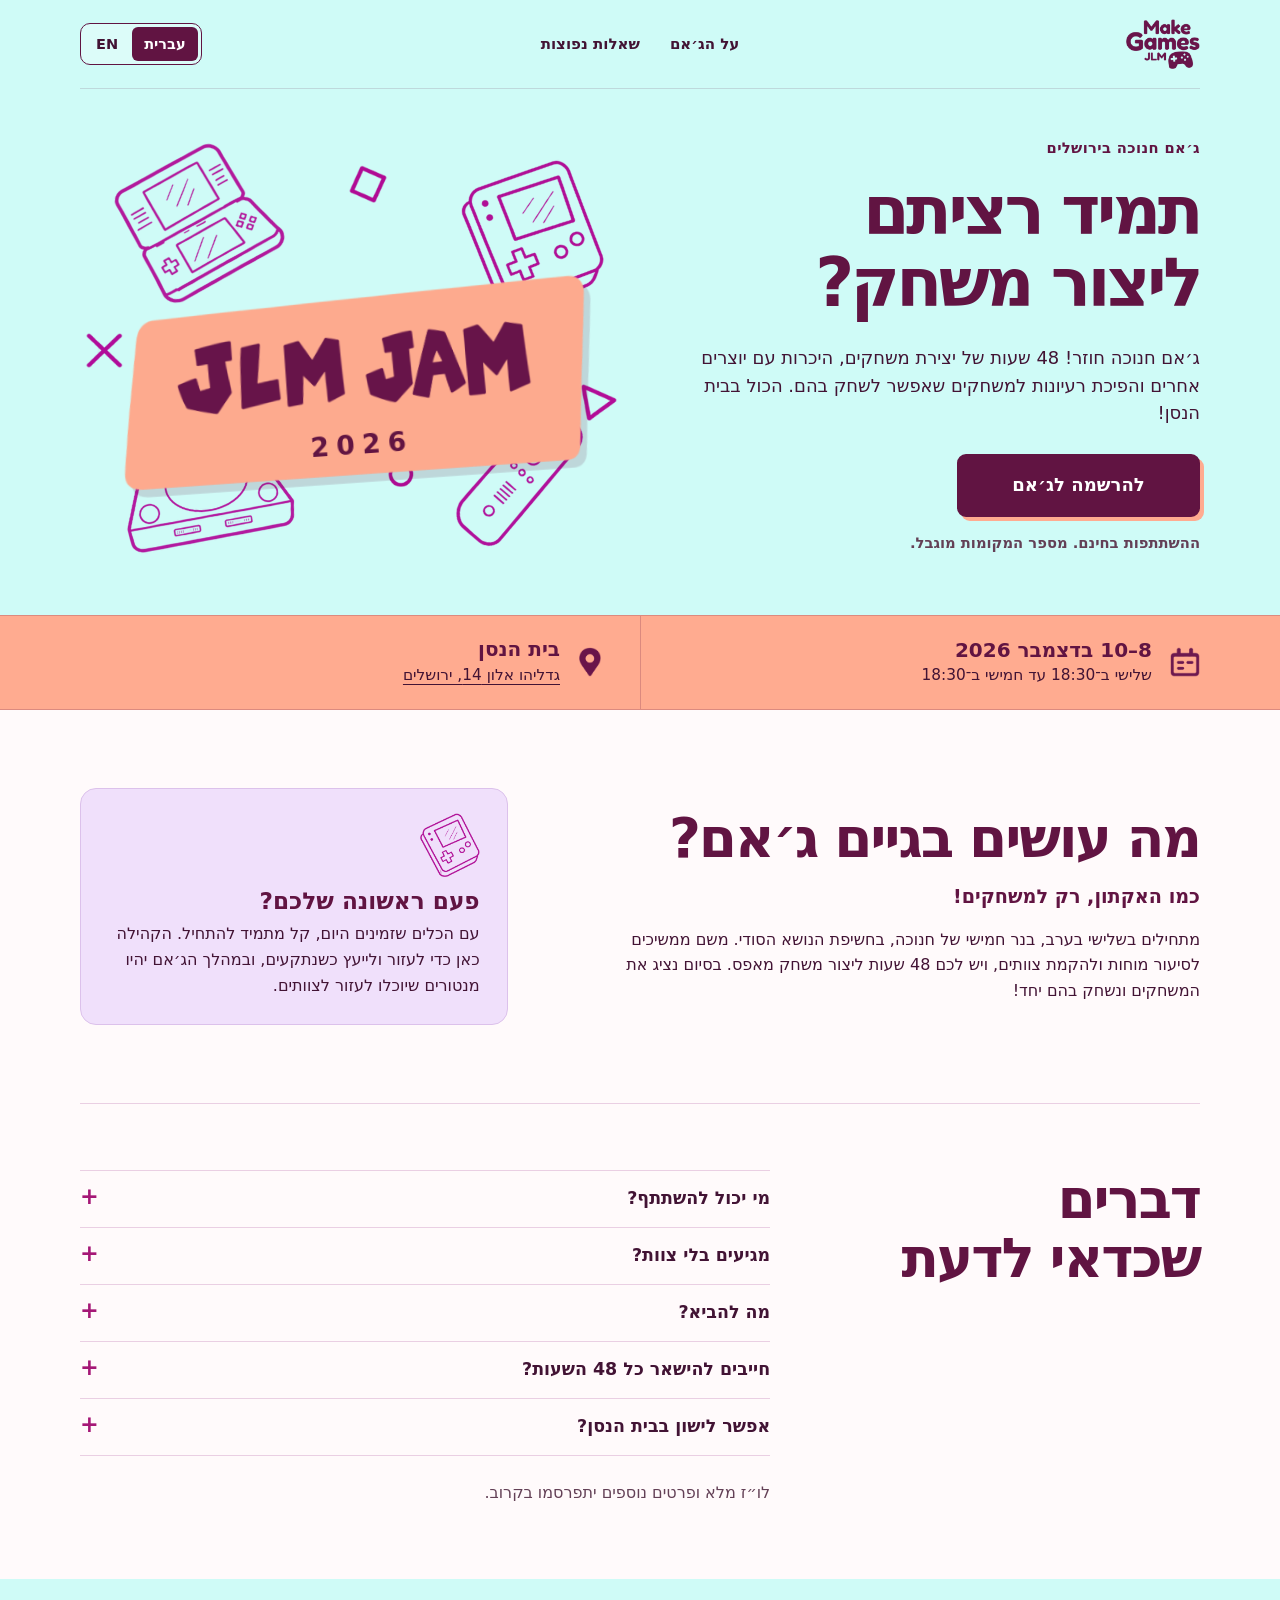
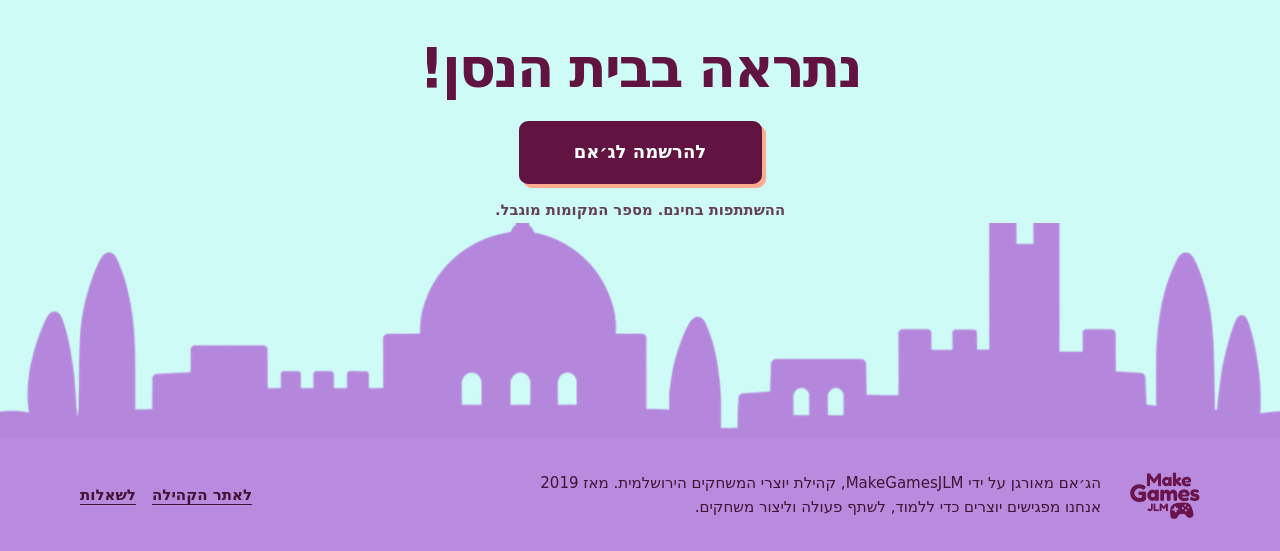
<file: docs/index.html>
<!doctype html>
<html lang="he" dir="rtl">
<head>
  <meta charset="utf-8">
  <meta name="viewport" content="width=device-width, initial-scale=1">
  <meta name="theme-color" content="#cffbf7">
  <meta name="description" content="48 שעות ליצירת משחקים בבית הנסן, 8–10 בדצמבר 2026. ההשתתפות בחינם ומספר המקומות מוגבל.">
  <meta property="og:type" content="website">
  <meta property="og:title" content="JLM JAM 2026 | ג׳אם חנוכה בירושלים">
  <meta property="og:description" content="48 שעות ליצירת משחקים בבית הנסן, 8–10 בדצמבר 2026. ההשתתפות בחינם ומספר המקומות מוגבל.">
  <link rel="alternate" hreflang="he" href="./">
  <link rel="alternate" hreflang="en" href="./en/">
  <link rel="icon" href="./assets/cross.webp" type="image/webp">
  <link rel="stylesheet" href="./style.css">
  <title>JLM JAM 2026 | ג׳אם חנוכה בירושלים</title>
</head>
<body>
  <a href="#main" class="skip">דילוג לתוכן</a>
  <div class="hero-shell">
    <header class="header wrap">
      <a class="brand" href="https://makegamesjlm.com/" aria-label="MakeGamesJLM">
        <img src="./assets/makegamesjlm.webp" alt="MakeGamesJLM" width="74" height="50">
      </a>
      <nav class="header-nav">
        <a href="#about">על הג׳אם</a>
        <a href="#faq">שאלות נפוצות</a>
      </nav>
      <nav class="language" aria-label="שפה" dir="ltr">
        <a href="./en/" lang="en" hreflang="en" >EN</a>
        <a href="./" lang="he" hreflang="he" aria-current="page">עברית</a>
      </nav>
    </header>

  </div>

  <main id="main">
    <section class="hero-shell">
      <div class="wrap hero">
        <div class="hero-copy">
          <p class="eyebrow">ג׳אם חנוכה בירושלים</p>
          <h1>תמיד רציתם ליצור משחק?</h1>
          <p class="intro">ג׳אם חנוכה חוזר! 48 שעות של יצירת משחקים, היכרות עם יוצרים אחרים והפיכת רעיונות למשחקים שאפשר לשחק בהם. הכול בבית הנסן!</p>
          <a class="cta" href="https://forms.gle/fbEMRiPKKkjxS4aTA">להרשמה לג׳אם</a>
          <p class="cost">ההשתתפות בחינם. מספר המקומות מוגבל.</p>
        </div>
        <div class="hero-art" lang="en" dir="ltr" role="img" aria-label="JLM JAM 2026">
          <img class="sprite handheld" src="./assets/handheld.webp" alt="">
          <img class="sprite clamshell" src="./assets/clamshell.webp" alt="">
          <img class="sprite disc" src="./assets/disc.webp" alt="">
          <img class="sprite remote" src="./assets/remote.webp" alt="">
          <img class="sprite square" src="./assets/square.webp" alt="">
          <img class="sprite circle" src="./assets/circle.webp" alt="">
          <img class="sprite triangle" src="./assets/triangle.webp" alt="">
          <img class="sprite cross" src="./assets/cross.webp" alt="">
          <div class="wordmark">
            <img class="panel" src="./assets/title-panel.webp" alt="">
            <div class="letters">
              <img class="letter-j" src="./assets/title-j.webp" alt="">
              <img class="letter-l" src="./assets/title-l.webp" alt="">
              <img class="letter-m" src="./assets/title-m.webp" alt="">
              <img class="letter-jam" src="./assets/title-jam.webp" alt="">
            </div>
            <span class="year">2026</span>
          </div>
        </div>
      </div>
    </section>

    <aside class="event-strip">
      <div class="event-grid wrap">
        <div class="event">
          <img src="./assets/calendar.webp" alt="" width="30" height="30">
          <div><strong>8–10 בדצמבר 2026</strong><span>שלישי ב־18:30 עד חמישי ב־18:30</span></div>
        </div>
        <div class="event">
          <img src="./assets/pin.webp" alt="" width="24" height="30">
          <div><strong>בית הנסן</strong><a href="https://www.google.com/maps/search/?api=1&amp;query=Hansen+House+14+Gedalyahu+Alon+Jerusalem">גדליהו אלון 14, ירושלים</a></div>
        </div>
      </div>
    </aside>

    <div class="wrap details-wrap">
      <section class="about" id="about">
        <div class="about-copy">
          <h2>מה עושים בגיים ג׳אם?</h2>
          <p class="lead">כמו האקתון, רק למשחקים!</p>
          <p>מתחילים בשלישי בערב, בנר חמישי של חנוכה, בחשיפת הנושא הסודי. משם ממשיכים לסיעור מוחות ולהקמת צוותים, ויש לכם 48 שעות ליצור משחק מאפס. בסיום נציג את המשחקים ונשחק בהם יחד!</p>
        </div>
        <div class="first">
          <img src="./assets/handheld.webp" alt="" width="60" height="64" loading="lazy">
          <h3>פעם ראשונה שלכם?</h3>
          <p>עם הכלים שזמינים היום, קל מתמיד להתחיל. הקהילה כאן כדי לעזור ולייעץ כשנתקעים, ובמהלך הג׳אם יהיו מנטורים שיוכלו לעזור לצוותים.</p>
        </div>
      </section>

      <section class="faq" id="faq">
        <h2>דברים שכדאי לדעת</h2>
        <div class="questions"><details><summary>מי יכול להשתתף?</summary><p>מתכנתים, מעצבים, כותבים, מוזיקאים וכל מי שסקרן להתנסות ביצירת משחקים. מתחילים ומנוסים כאחד, כולם מוזמנים!</p></details>
<details><summary>מגיעים בלי צוות?</summary><p>בתחילת הג׳אם נקדיש זמן להיכרות ולהקמת צוותים. אפשר להגיע גם עם צוות משלכם.</p></details>
<details><summary>מה להביא?</summary><p>מחשב נייד, מטען וכל ציוד שתרצו לעבוד איתו. מומלץ להתקין ולעדכן תוכנות מראש.</p></details>
<details><summary>חייבים להישאר כל 48 השעות?</summary><p>אפשר לקחת הפסקות ולצאת לנוח. כדאי להיות איתנו בפתיחה ובהצגת המשחקים בסיום.</p></details>
<details><summary>אפשר לישון בבית הנסן?</summary><p>כן! יהיה אזור חשוך שמיועד לשינה, עם פופים. מומלץ להביא שק שינה.</p></details></div>
        <p class="schedule">לו״ז מלא ופרטים נוספים יתפרסמו בקרוב.</p>
      </section>
    </div>

  </main>

  <footer>
    <div class="closing">
      <div class="wrap closing-inner">
        <h2>נתראה בבית הנסן!</h2>
        <a class="cta" href="https://forms.gle/fbEMRiPKKkjxS4aTA">להרשמה לג׳אם</a>
        <p class="cost">ההשתתפות בחינם. מספר המקומות מוגבל.</p>
      </div>
      <img class="skyline" src="./assets/skyline.webp" alt="" loading="lazy">
    </div>
    <div class="footer-info">
      <div class="wrap footer-grid">
        <img src="./assets/makegamesjlm.webp" alt="MakeGamesJLM" width="70" height="47" loading="lazy">
        <p>הג׳אם מאורגן על ידי MakeGamesJLM, קהילת יוצרי המשחקים הירושלמית. מאז 2019 אנחנו מפגישים יוצרים כדי ללמוד, לשתף פעולה וליצור משחקים.</p>
        <div class="footer-links">
          <a href="https://makegamesjlm.com/">לאתר הקהילה</a>
          <a href="mailto:makegamesjlm@gmail.com">לשאלות</a>
        </div>
      </div>
    </div>
  </footer>
</body>
</html>
</file>
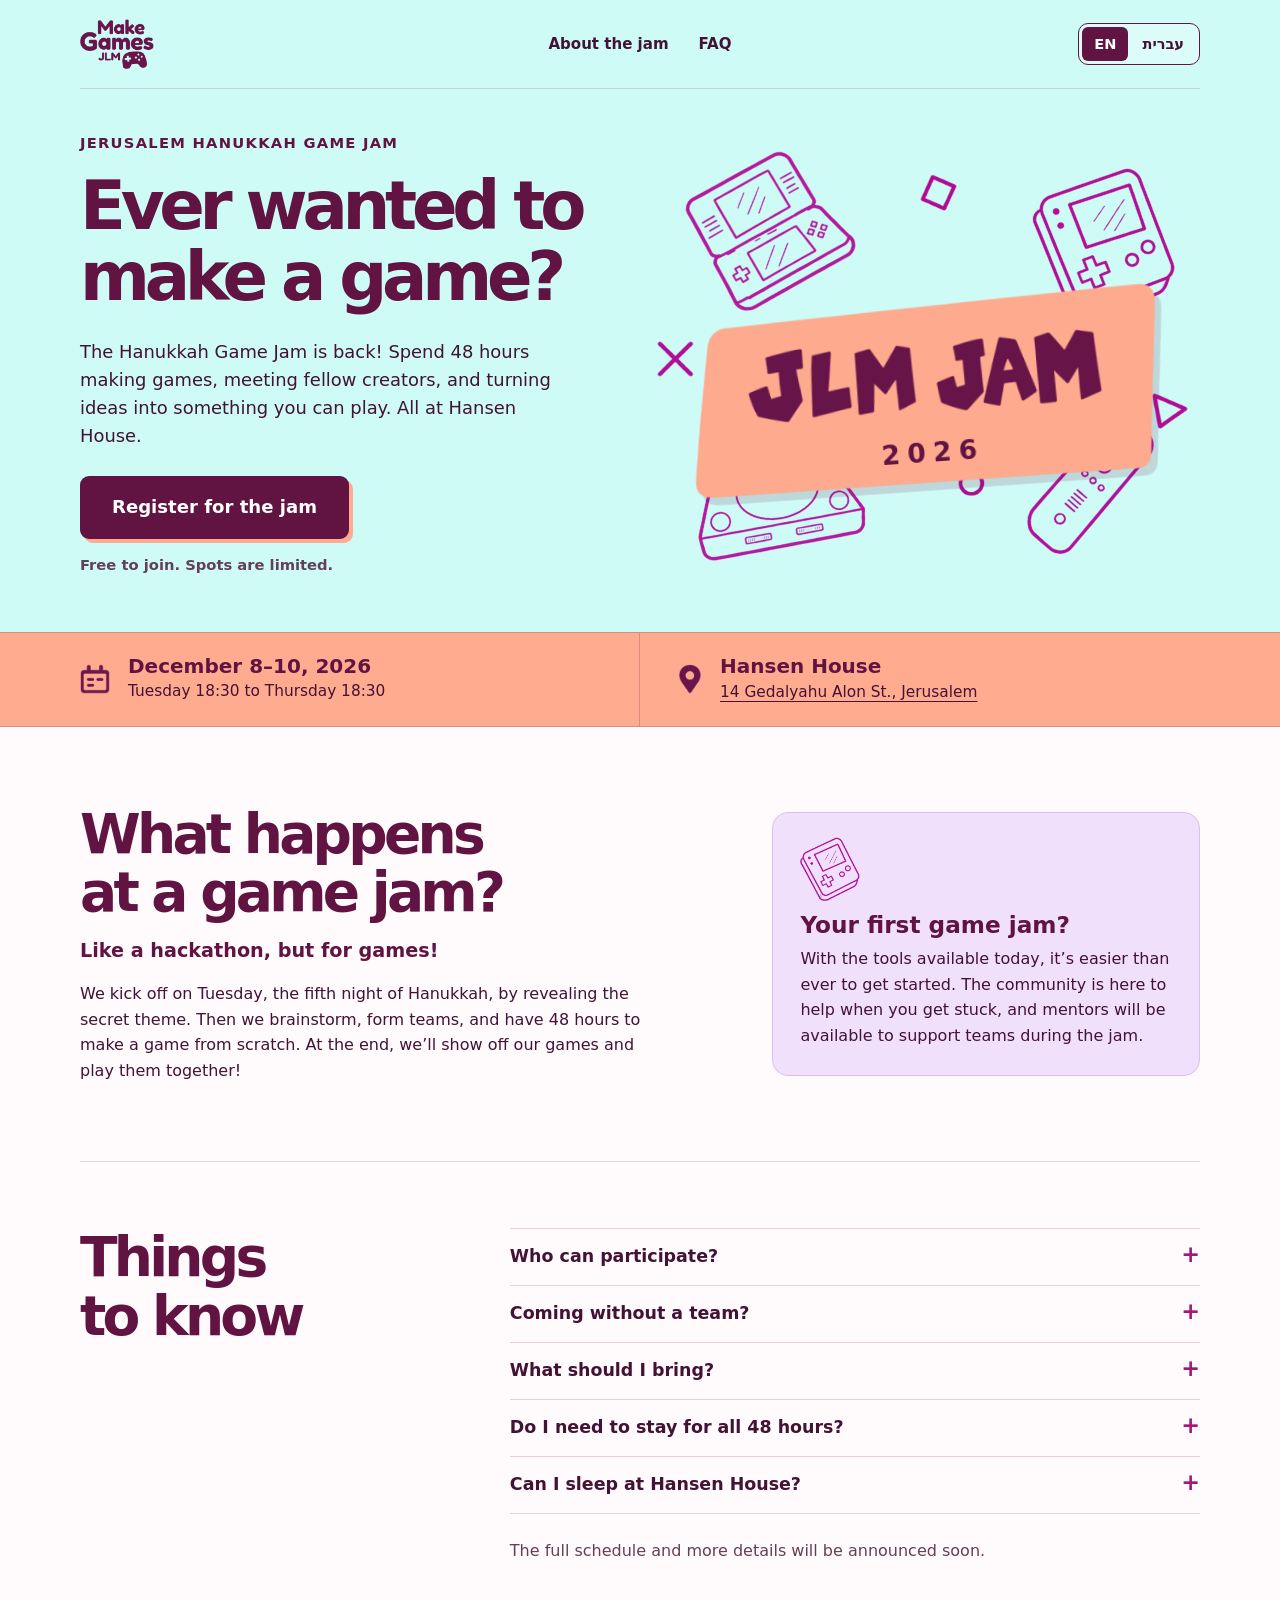
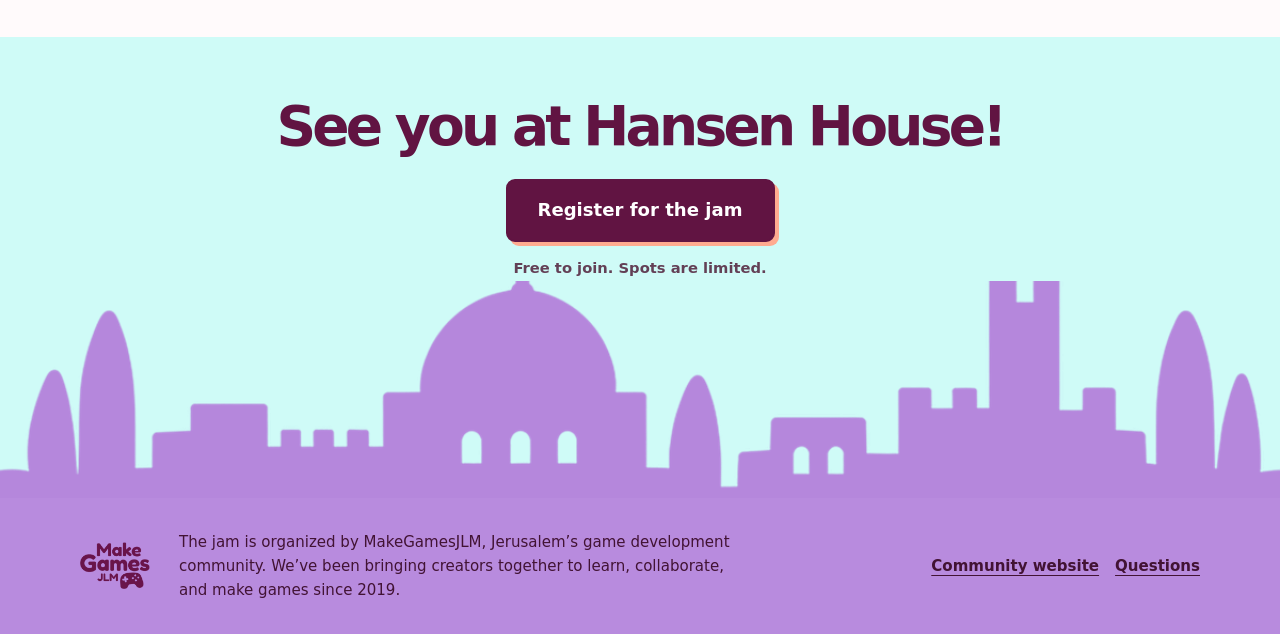
<file: docs/en/index.html>
<!doctype html>
<html lang="en" dir="ltr">
<head>
  <meta charset="utf-8">
  <meta name="viewport" content="width=device-width, initial-scale=1">
  <meta name="theme-color" content="#cffbf7">
  <meta name="description" content="Make a game in 48 hours at Hansen House, Jerusalem, December 8–10, 2026. Free to join. Limited spots.">
  <meta property="og:type" content="website">
  <meta property="og:title" content="JLM JAM 2026 | Jerusalem Hanukkah Game Jam">
  <meta property="og:description" content="Make a game in 48 hours at Hansen House, Jerusalem, December 8–10, 2026. Free to join. Limited spots.">
  <link rel="alternate" hreflang="he" href="../">
  <link rel="alternate" hreflang="en" href="./">
  <link rel="icon" href="../assets/cross.webp" type="image/webp">
  <link rel="stylesheet" href="../style.css">
  <title>JLM JAM 2026 | Jerusalem Hanukkah Game Jam</title>
</head>
<body>
  <a href="#main" class="skip">Skip to content</a>
  <div class="hero-shell">
    <header class="header wrap">
      <a class="brand" href="https://makegamesjlm.com/" aria-label="MakeGamesJLM">
        <img src="../assets/makegamesjlm.webp" alt="MakeGamesJLM" width="74" height="50">
      </a>
      <nav class="header-nav">
        <a href="#about">About the jam</a>
        <a href="#faq">FAQ</a>
      </nav>
      <nav class="language" aria-label="Language" dir="ltr">
        <a href="./" lang="en" hreflang="en" aria-current="page">EN</a>
        <a href="../" lang="he" hreflang="he" >עברית</a>
      </nav>
    </header>

  </div>

  <main id="main">
    <section class="hero-shell">
      <div class="wrap hero">
        <div class="hero-copy">
          <p class="eyebrow">Jerusalem Hanukkah Game Jam</p>
          <h1>Ever wanted to make a game?</h1>
          <p class="intro">The Hanukkah Game Jam is back! Spend 48 hours making games, meeting fellow creators, and turning ideas into something you can play. All at Hansen House.</p>
          <a class="cta" href="https://forms.gle/fbEMRiPKKkjxS4aTA">Register for the jam</a>
          <p class="cost">Free to join. Spots are limited.</p>
        </div>
        <div class="hero-art" lang="en" dir="ltr" role="img" aria-label="JLM JAM 2026">
          <img class="sprite handheld" src="../assets/handheld.webp" alt="">
          <img class="sprite clamshell" src="../assets/clamshell.webp" alt="">
          <img class="sprite disc" src="../assets/disc.webp" alt="">
          <img class="sprite remote" src="../assets/remote.webp" alt="">
          <img class="sprite square" src="../assets/square.webp" alt="">
          <img class="sprite circle" src="../assets/circle.webp" alt="">
          <img class="sprite triangle" src="../assets/triangle.webp" alt="">
          <img class="sprite cross" src="../assets/cross.webp" alt="">
          <div class="wordmark">
            <img class="panel" src="../assets/title-panel.webp" alt="">
            <div class="letters">
              <img class="letter-j" src="../assets/title-j.webp" alt="">
              <img class="letter-l" src="../assets/title-l.webp" alt="">
              <img class="letter-m" src="../assets/title-m.webp" alt="">
              <img class="letter-jam" src="../assets/title-jam.webp" alt="">
            </div>
            <span class="year">2026</span>
          </div>
        </div>
      </div>
    </section>

    <aside class="event-strip">
      <div class="event-grid wrap">
        <div class="event">
          <img src="../assets/calendar.webp" alt="" width="30" height="30">
          <div><strong>December 8–10, 2026</strong><span>Tuesday 18:30 to Thursday 18:30</span></div>
        </div>
        <div class="event">
          <img src="../assets/pin.webp" alt="" width="24" height="30">
          <div><strong>Hansen House</strong><a href="https://www.google.com/maps/search/?api=1&amp;query=Hansen+House+14+Gedalyahu+Alon+Jerusalem">14 Gedalyahu Alon St., Jerusalem</a></div>
        </div>
      </div>
    </aside>

    <div class="wrap details-wrap">
      <section class="about" id="about">
        <div class="about-copy">
          <h2>What happens at a game jam?</h2>
          <p class="lead">Like a hackathon, but for games!</p>
          <p>We kick off on Tuesday, the fifth night of Hanukkah, by revealing the secret theme. Then we brainstorm, form teams, and have 48 hours to make a game from scratch. At the end, we’ll show off our games and play them together!</p>
        </div>
        <div class="first">
          <img src="../assets/handheld.webp" alt="" width="60" height="64" loading="lazy">
          <h3>Your first game jam?</h3>
          <p>With the tools available today, it’s easier than ever to get started. The community is here to help when you get stuck, and mentors will be available to support teams during the jam.</p>
        </div>
      </section>

      <section class="faq" id="faq">
        <h2>Things to know</h2>
        <div class="questions"><details><summary>Who can participate?</summary><p>Programmers, designers, writers, musicians, and anyone curious about making games. Beginners and experienced creators are all welcome!</p></details>
<details><summary>Coming without a team?</summary><p>We’ll set aside time at the beginning to meet people and form teams. You can also bring your own team.</p></details>
<details><summary>What should I bring?</summary><p>A laptop, charger, and any equipment you want to work with. We recommend installing and updating your software in advance.</p></details>
<details><summary>Do I need to stay for all 48 hours?</summary><p>You can take breaks and go home to rest. We recommend being there for the kickoff and final game presentations.</p></details>
<details><summary>Can I sleep at Hansen House?</summary><p>Yes! There’ll be a dedicated darkened area with beanbags. We recommend bringing a sleeping bag.</p></details></div>
        <p class="schedule">The full schedule and more details will be announced soon.</p>
      </section>
    </div>

  </main>

  <footer>
    <div class="closing">
      <div class="wrap closing-inner">
        <h2>See you at Hansen House!</h2>
        <a class="cta" href="https://forms.gle/fbEMRiPKKkjxS4aTA">Register for the jam</a>
        <p class="cost">Free to join. Spots are limited.</p>
      </div>
      <img class="skyline" src="../assets/skyline.webp" alt="" loading="lazy">
    </div>
    <div class="footer-info">
      <div class="wrap footer-grid">
        <img src="../assets/makegamesjlm.webp" alt="MakeGamesJLM" width="70" height="47" loading="lazy">
        <p>The jam is organized by MakeGamesJLM, Jerusalem’s game development community. We’ve been bringing creators together to learn, collaborate, and make games since 2019.</p>
        <div class="footer-links">
          <a href="https://makegamesjlm.com/">Community website</a>
          <a href="mailto:makegamesjlm@gmail.com">Questions</a>
        </div>
      </div>
    </div>
  </footer>
</body>
</html>
</file>
<file: docs/style.css>
:root {
  color-scheme: light;
  --mint: #cffbf7;
  --plum: #611442;
  --ink: #421334;
  --soft-ink: #634056;
  --paper: #fffafb;
  --peach: #ffab90;
  --lilac: #f0e0fb;
  --line: #eacfe3;
  font-family: system-ui, "Arial Hebrew", Arial, sans-serif;
  color: var(--ink);
  background: var(--paper);
}
*, *::before, *::after { box-sizing: border-box; }
body { margin: 0; font-size: 1rem; line-height: 1.6; }
img { display: block; max-inline-size: 100%; object-fit: contain; }
a { color: inherit; text-underline-offset: .24em; }
a:hover { text-decoration-thickness: .14em; }
:focus-visible { outline: 3px solid #a31783; outline-offset: 5px; }
.wrap { inline-size: min(1120px, calc(100% - 64px)); margin-inline: auto; }
.skip { position: absolute; inset-inline-start: 16px; top: 10px; z-index: 4; background: white; padding: 8px 14px; }
.skip:not(:focus) { clip-path: inset(50%); }
.hero-shell { background: var(--mint); }
.header {
  min-block-size: 89px;
  display: grid;
  grid-template-columns: 1fr auto 1fr;
  align-items: center;
  gap: 16px;
  border-block-end: 1px solid #61144226;
}
.brand { justify-self: start; }
.header-nav { display: flex; align-items: center; gap: 30px; font-size: .94rem; font-weight: 720; }
.header-nav a { text-decoration: none; }
.header-nav a:hover { text-decoration: underline; }
.language {
  display: inline-flex;
  justify-self: end;
  padding: 3px;
  gap: 2px;
  border: 1px solid var(--plum);
  border-radius: 10px;
  background: #ffffff42;
  font-weight: 760;
}
.language a { padding: 5px 12px; min-inline-size: 45px; text-align: center; text-decoration: none; border-radius: 6px; font-size: .91rem; }
.language a[aria-current] { background: var(--plum); color: white; }
.language a:not([aria-current]):hover { background: #fff9; }
.hero {
  display: grid;
  grid-template-columns: .96fr 1.04fr;
  align-items: center;
  gap: clamp(25px, 5vw, 78px);
  min-block-size: 510px;
  padding-block: 42px 55px;
}
.eyebrow { margin: 0 0 16px; color: var(--plum); font-size: .92rem; font-weight: 810; letter-spacing: .085em; text-transform: uppercase; }
h1, h2, h3 { margin: 0; color: var(--plum); line-height: 1.07; text-wrap: balance; }
h1 { font-size: clamp(3.1rem, 5.25vw, 5rem); letter-spacing: -.078em; font-weight: 900; }
[dir="rtl"] h1 { letter-spacing: -.055em; }
[dir="rtl"] .eyebrow { letter-spacing: .025em; }
.intro { max-inline-size: 44ch; margin-block: 24px 27px; font-size: clamp(1.05rem, 1.4vw, 1.2rem); line-height: 1.55; }
.cta {
  display: inline-flex;
  align-items: center;
  justify-content: center;
  min-block-size: 63px;
  min-inline-size: min(100%, 243px);
  padding: 12px 30px;
  background: var(--plum);
  color: white;
  border: 2px solid var(--plum);
  border-radius: 9px;
  box-shadow: 4px 4px 0 var(--peach);
  text-align: center;
  text-decoration: none;
  font-size: 1.13rem;
  font-weight: 820;
  transition: background-color .18s, box-shadow .18s;
}
.cta:hover { background: #81145e; box-shadow: 6px 6px 0 var(--peach); }
.cost { color: var(--soft-ink); font-size: .92rem; font-weight: 650; margin: 14px 0 0; }
.hero-art { position: relative; inline-size: 100%; aspect-ratio: 1.28; isolation: isolate; }
.sprite { position: absolute; }
.handheld { width: 27%; top: 6%; right: 4%; transform: rotate(6deg); }
.clamshell { width: 30%; top: 3%; left: 7%; transform: rotate(-8deg); }
.disc { width: 31%; bottom: 3%; left: 8%; transform: rotate(-5deg); }
.remote { width: 20%; bottom: 2%; right: 10%; transform: rotate(12deg); }
.square { width: 7%; top: 8%; left: 49%; }
.circle { width: 5%; bottom: 17%; left: 56%; }
.triangle { width: 7%; top: 59%; right: 2%; }
.cross { width: 7%; top: 47%; left: 1%; }
.wordmark {
  position: absolute;
  top: 37%;
  left: 7%;
  width: 86%;
  aspect-ratio: 2.55;
  container-type: inline-size;
  transform: rotate(-4deg);
  filter: drop-shadow(6px 8px 0 #61144228);
}
.panel { position: absolute; width: 100%; height: 100%; object-fit: fill; }
.letters { position: absolute; display: flex; justify-content: center; align-items: center; gap: 1%; inset: 7% 6% 22%; }
.letters img { height: auto; }
.letter-j { width: 13.9%; }
.letter-l { width: 10.1%; }
.letter-m { width: 14.5%; }
.letter-jam { width: 39.7%; margin-left: 4%; }
.year { position: absolute; bottom: 9%; left: 0; right: 0; color: var(--plum); text-align: center; font-size: 5.6cqw; font-weight: 900; letter-spacing: .28em; padding-inline-start: .28em; line-height: 1; }
.event-strip { background: var(--peach); border-block: 1px solid #61144238; }
.event-grid { display: grid; grid-template-columns: 1fr 1fr; }
.event { display: flex; align-items: center; gap: 18px; padding: 21px clamp(0px, 3vw, 38px); }
.event:first-child { padding-inline-start: 0; border-inline-end: 1px solid #61144238; }
.event strong, .event span { display: block; }
.event strong { font-size: 1.25rem; color: var(--plum); font-weight: 850; line-height: 1.25; }
.event span, .event a { font-size: .96rem; }
.about { display: grid; grid-template-columns: 1.17fr .83fr; gap: clamp(25px, 7vw, 96px); align-items: center; padding-block: 78px; }
h2 { font-size: clamp(2.15rem, 4.3vw, 3.75rem); font-weight: 885; letter-spacing: -.068em; }
[dir="rtl"] h2 { letter-spacing: -.04em; }
.about p { margin-block: 14px 0; max-inline-size: 57ch; }
.about .lead { font-weight: 850; font-size: 1.2rem; color: var(--plum); }
.first { background: var(--lilac); border: 1px solid #dcc1eb; border-radius: 16px; padding: 24px 27px 26px; }
.first img { margin-block-end: 12px; }
.first h3 { font-size: 1.45rem; font-weight: 850; }
.first p { margin-block-start: 8px; }
.faq { border-block-start: 1px solid var(--line); display: grid; grid-template-columns: .71fr 1.29fr; gap: 24px 50px; padding-block: 66px 74px; }
.questions { border-block-start: 1px solid var(--line); }
details { border-block-end: 1px solid var(--line); }
summary { list-style: none; display: flex; align-items: baseline; justify-content: space-between; gap: 12px; cursor: pointer; font-size: 1.09rem; font-weight: 790; padding-block: 14px; }
summary::-webkit-details-marker { display: none; }
summary::after { content: "+"; color: #a51776; font: 700 1.4rem/1 system-ui; }
details[open] summary::after { content: "−"; }
details p { margin-block: 0 16px; max-inline-size: 57ch; }
.schedule { grid-column: 2; margin: 0; color: var(--soft-ink); }
.closing { position: relative; isolation: isolate; overflow: hidden; background: var(--mint); text-align: center; }
.closing-inner { position: relative; z-index: 1; padding-block: 60px clamp(130px, 17vw, 225px); }
.closing h2 { margin-block-end: 23px; }
.skyline { position: absolute; inset-inline: 0; bottom: -1px; width: 100%; height: clamp(100px, 17vw, 220px); object-fit: cover; object-position: center 39%; }
.footer-info { background: #b88bde; }
.footer-grid { display: grid; grid-template-columns: auto 1fr auto; align-items: center; gap: 20px 29px; padding-block: 32px; font-size: .94rem; }
.footer-grid p { margin: 0; max-inline-size: 60ch; }
.footer-links { display: flex; gap: 16px; font-weight: 750; flex-wrap: wrap; }
@media (max-width: 830px) {
  .hero { gap: 16px; }
  h1 { font-size: clamp(2.65rem, 6.3vw, 3.65rem); }
  .about { gap: 28px; }
  .faq { gap: 20px 30px; }
}
@media (max-width: 650px) {
  .wrap { inline-size: calc(100% - 36px); }
  .header { min-block-size: 68px; grid-template-columns: 1fr 1fr; }
  .brand img { width: 61px; height: auto; }
  .header-nav { display: none; }
  .hero { grid-template-columns: 1fr; min-block-size: 0; padding-block: 13px 30px; gap: 8px; text-align: center; }
  .hero-art { grid-row: 1; width: min(100%, 365px); justify-self: center; aspect-ratio: 1.58; }
  .eyebrow { margin-block-end: 9px; font-size: .85rem; }
  h1 { font-size: clamp(2.45rem, 9vw, 3.55rem); }
  .intro { margin: 13px auto 19px; }
  .cta { min-block-size: 57px; }
  .cost { margin-block-start: 12px; }
  .event { align-items: start; gap: 8px; padding: 14px 0 14px 10px; padding-inline: 10px 0; }
  .event:first-child { padding-inline: 0 9px; }
  .event img { width: 19px; height: 20px; margin-block-start: 2px; }
  .event strong { font-size: .98rem; }
  .event span, .event a { font-size: .84rem; line-height: 1.3; }
  .event a { display: inline-block; }
  .about, .faq { grid-template-columns: 1fr; padding-block: 40px; }
  .schedule { grid-column: auto; }
  .footer-grid { grid-template-columns: auto 1fr; }
  .footer-links { grid-column: 2; }
}
@media (prefers-reduced-motion: reduce) {
  *, *::before, *::after { transition: none !important; }
}
</file>
